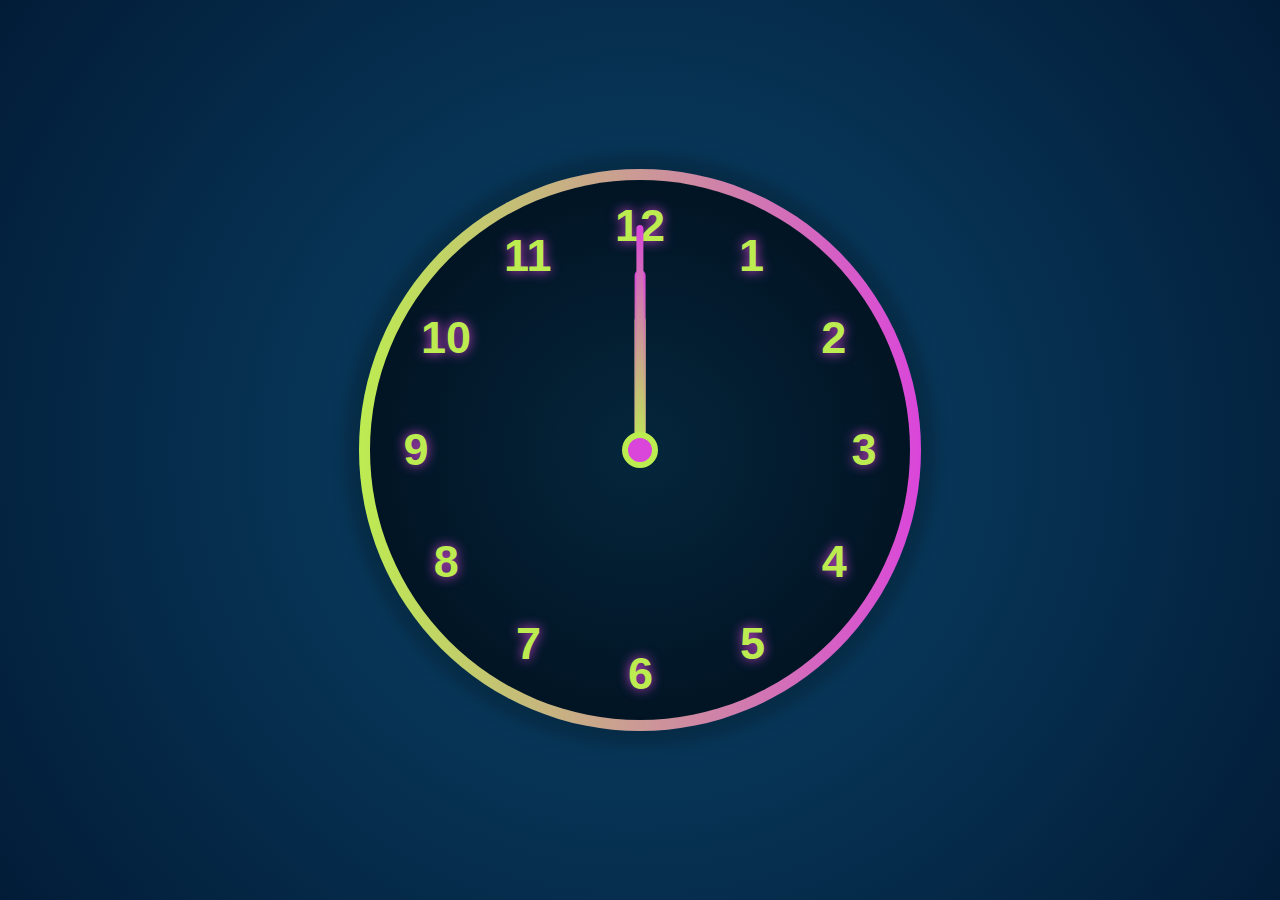
<file: Analog-Clock/index.html>
<!DOCTYPE html>
<html lang="en">
<head>
    <meta charset="UTF-8">
    <meta name="viewport" content="width=device-width, initial-scale=1.0">
    <title>Analog Clock Widget</title>
    <link href="style.css" rel="stylesheet">
</head>
<body>
    <div class="clock">
        <div class="number" style="--n:1"><b>1</b></div>
        <div class="number" style="--n:2"><b>2</b></div>
        <div class="number" style="--n:3"><b>3</b></div>
        <div class="number" style="--n:4"><b>4</b></div>
        <div class="number" style="--n:5"><b>5</b></div>
        <div class="number" style="--n:6"><b>6</b></div>
        <div class="number" style="--n:7"><b>7</b></div>
        <div class="number" style="--n:8"><b>8</b></div>
        <div class="number" style="--n:9"><b>9</b></div>
        <div class="number" style="--n:10"><b>10</b></div>
        <div class="number" style="--n:11"><b>11</b></div>
        <div class="number" style="--n:12"><b>12</b></div>
        <div class="hour-hand"  id="hour-hand"></div>
        <div class="minute-hand" id="minute-hand"></div>
        <div class="second-hand" id="second-hand"></div>
        <div class="center-dot"></div>

    
    </div>
    <script type="text/javascript" src="script.js"></script>

    
     
</body>
</html>
</file>
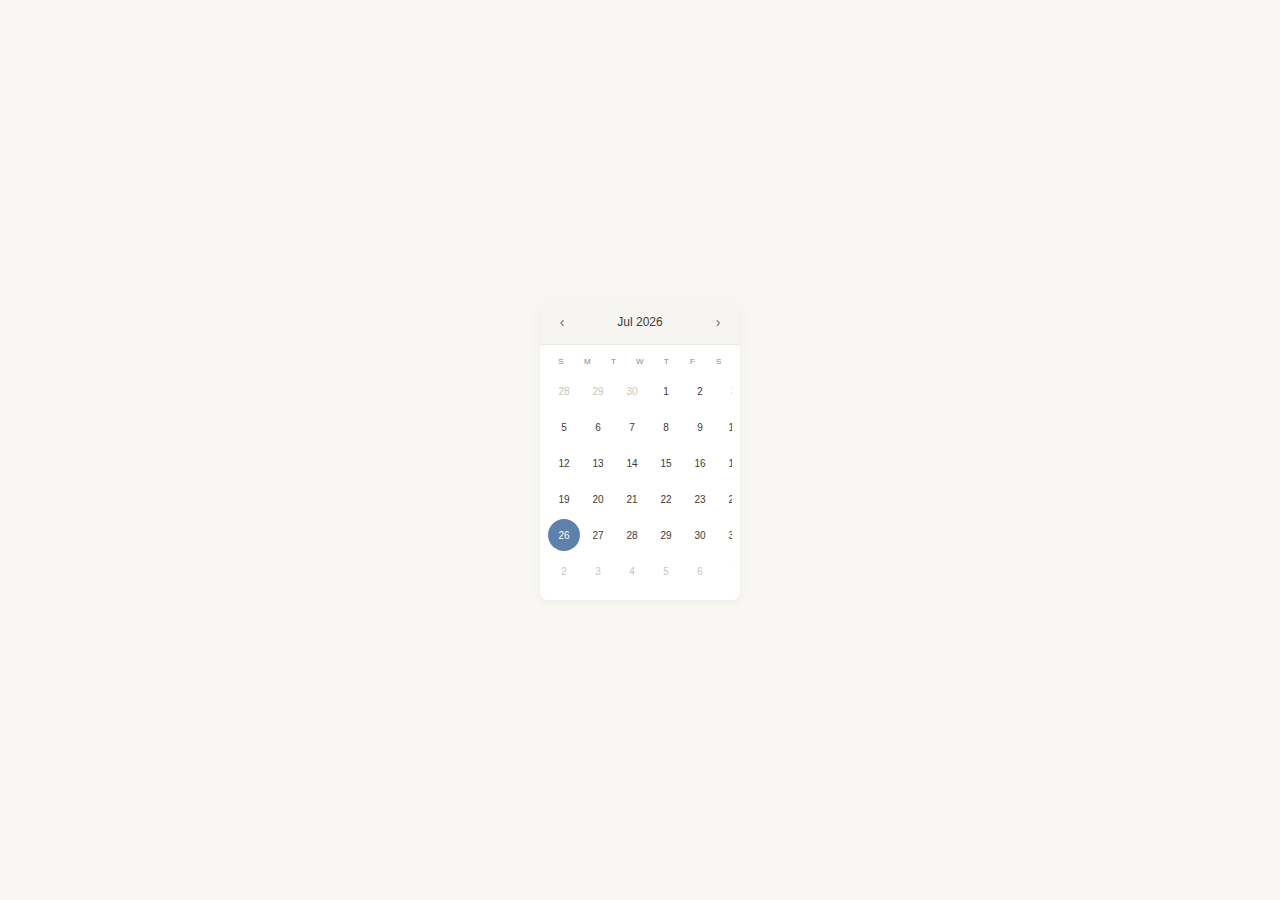
<file: calendar/index.html>
<!DOCTYPE html>
<html lang="en">
<head>
    <meta charset="UTF-8">
    <meta name="viewport" content="width=device-width, initial-scale=1.0">
    <title>Calendar Widget</title>
    <style>
        * {
            margin: 0;
            padding: 0;
            box-sizing: border-box;
            font-family: 'Avenir', 'Helvetica Neue', Helvetica, Arial, sans-serif;
        }

        body {
            display: flex;
            justify-content: center;
            align-items: center;
            min-height: 100vh;
            background-color: #f9f7f4;
            padding: 10px;
        }

        .notion-calendar {
            width: 200px;
            height: 300px;
            background-color: #fff;
            border-radius: 8px;
            box-shadow: 0 2px 10px rgba(0, 0, 0, 0.05);
            overflow: hidden;
            display: flex;
            flex-direction: column;
        }

        .calendar-header {
            padding: 10px;
            background-color: #f7f5f2;
            border-bottom: 1px solid #eae6e0;
            display: flex;
            justify-content: space-between;
            align-items: center;
        }

        .month-year {
            font-weight: 500;
            font-size: 12px;
            color: #3d3a35;
            white-space: nowrap;
            overflow: hidden;
            text-overflow: ellipsis;
            max-width: 80px;
        }

        .nav-buttons {
            display: flex;
            gap: 4px;
        }

        .nav-btn {
            width: 24px;
            height: 24px;
            border: none;
            background-color: transparent;
            cursor: pointer;
            border-radius: 3px;
            display: flex;
            align-items: center;
            justify-content: center;
            color: #6c6963;
            transition: background-color 0.2s;
            font-size: 14px;
            padding: 0;
        }

        .nav-btn:hover {
            background-color: #eae6e0;
        }

        .calendar-body {
            padding: 8px;
            flex: 1;
            overflow: hidden;
            display: flex;
            flex-direction: column;
        }

        .weekdays {
            display: grid;
            grid-template-columns: repeat(7, 1fr);
            text-align: center;
            margin-bottom: 4px;
        }

        .weekday {
            font-size: 8px;
            font-weight: 500;
            color: #8a857b;
            padding: 4px 0;
            text-transform: uppercase;
            letter-spacing: 0.3px;
        }

        .days {
            display: grid;
            grid-template-columns: repeat(7, 1fr);
            gap: 2px;
            flex: 1;
            overflow-y: auto;
            padding-bottom: 4px;
        }

        .day {
            aspect-ratio: 1;
            display: flex;
            align-items: center;
            justify-content: center;
            border-radius: 50%;
            font-size: 10px;
            color: #3d3a35;
            cursor: pointer;
            transition: all 0.2s;
            margin: 1px 0;
        }

        .day:hover {
            background-color: #f0ece6;
        }

        .day.today {
            background-color: #5e81ac;
            color: white;
            font-weight: 500;
        }

        .day.today:hover {
            background-color: #4c6a8c;
        }

        .day.other-month {
            color: #c9c4ba;
        }
    </style>
</head>
<body>
    <div class="notion-calendar">
        <div class="calendar-header">
            <button class="nav-btn" id="prev-month">‹</button>
            <div class="month-year" id="month-year">July 2023</div>
            <button class="nav-btn" id="next-month">›</button>
        </div>
        <div class="calendar-body">
            <div class="weekdays">
                <div class="weekday">S</div>
                <div class="weekday">M</div>
                <div class="weekday">T</div>
                <div class="weekday">W</div>
                <div class="weekday">T</div>
                <div class="weekday">F</div>
                <div class="weekday">S</div>
            </div>
            <div class="days" id="calendar-days">
                <!-- Days will be generated by JavaScript -->
            </div>
        </div>
    </div>

    <script>
        document.addEventListener('DOMContentLoaded', function() {
            const monthYearElement = document.getElementById('month-year');
            const calendarDaysElement = document.getElementById('calendar-days');
            const prevMonthButton = document.getElementById('prev-month');
            const nextMonthButton = document.getElementById('next-month');
            
            let currentDate = new Date();
            
            function renderCalendar(date) {
                const year = date.getFullYear();
                const month = date.getMonth();
                
                // Update month and year display
                const monthNames = ['Jan', 'Feb', 'Mar', 'Apr', 'May', 'Jun',
                                    'Jul', 'Aug', 'Sep', 'Oct', 'Nov', 'Dec'];
                monthYearElement.textContent = `${monthNames[month]} ${year}`;
                
                // Clear previous days
                calendarDaysElement.innerHTML = '';
                
                // Get first day of month and total days
                const firstDay = new Date(year, month, 1).getDay();
                const daysInMonth = new Date(year, month + 1, 0).getDate();
                
                // Get days from previous month
                const prevMonthDays = new Date(year, month, 0).getDate();
                
                // Add days from previous month
                for (let i = firstDay - 1; i >= 0; i--) {
                    const dayNum = prevMonthDays - i;
                    const dayElement = document.createElement('div');
                    dayElement.className = 'day other-month';
                    dayElement.textContent = dayNum;
                    calendarDaysElement.appendChild(dayElement);
                }
                
                // Add days from current month
                const today = new Date();
                for (let i = 1; i <= daysInMonth; i++) {
                    const dayElement = document.createElement('div');
                    dayElement.className = 'day';
                    dayElement.textContent = i;
                    dayElement.dataset.date = `${year}-${String(month + 1).padStart(2, '0')}-${String(i).padStart(2, '0')}`;
                    
                    // Check if this is today
                    if (year === today.getFullYear() && 
                        month === today.getMonth() && 
                        i === today.getDate()) {
                        dayElement.classList.add('today');
                    }
                    
                    dayElement.addEventListener('click', function() {
                        highlightSelectedDay(this);
                    });
                    
                    calendarDaysElement.appendChild(dayElement);
                }
                
                // Add days from next month to fill the grid
                const totalDaysDisplayed = firstDay + daysInMonth;
                const remainingCells = 42 - totalDaysDisplayed; // 6 rows of 7 days
                
                for (let i = 1; i <= remainingCells; i++) {
                    const dayElement = document.createElement('div');
                    dayElement.className = 'day other-month';
                    dayElement.textContent = i;
                    calendarDaysElement.appendChild(dayElement);
                }
            }
            
            function highlightSelectedDay(selectedDay) {
                // Remove highlight from all days
                document.querySelectorAll('.day').forEach(day => {
                    if (!day.classList.contains('today') && !day.classList.contains('other-month')) {
                        day.style.backgroundColor = '';
                    }
                });
                
                // Don't override today's special styling
                if (!selectedDay.classList.contains('today') && !selectedDay.classList.contains('other-month')) {
                    selectedDay.style.backgroundColor = '#e0dcd5';
                    selectedDay.style.color = '#3d3a35';
                }
            }
            
            // Initialize calendar
            renderCalendar(currentDate);
            
            // Event listeners for navigation
            prevMonthButton.addEventListener('click', function() {
                currentDate.setMonth(currentDate.getMonth() - 1);
                renderCalendar(currentDate);
            });
            
            nextMonthButton.addEventListener('click', function() {
                currentDate.setMonth(currentDate.getMonth() + 1);
                renderCalendar(currentDate);
            });
        });
    </script>
</body>
</html>
</file>
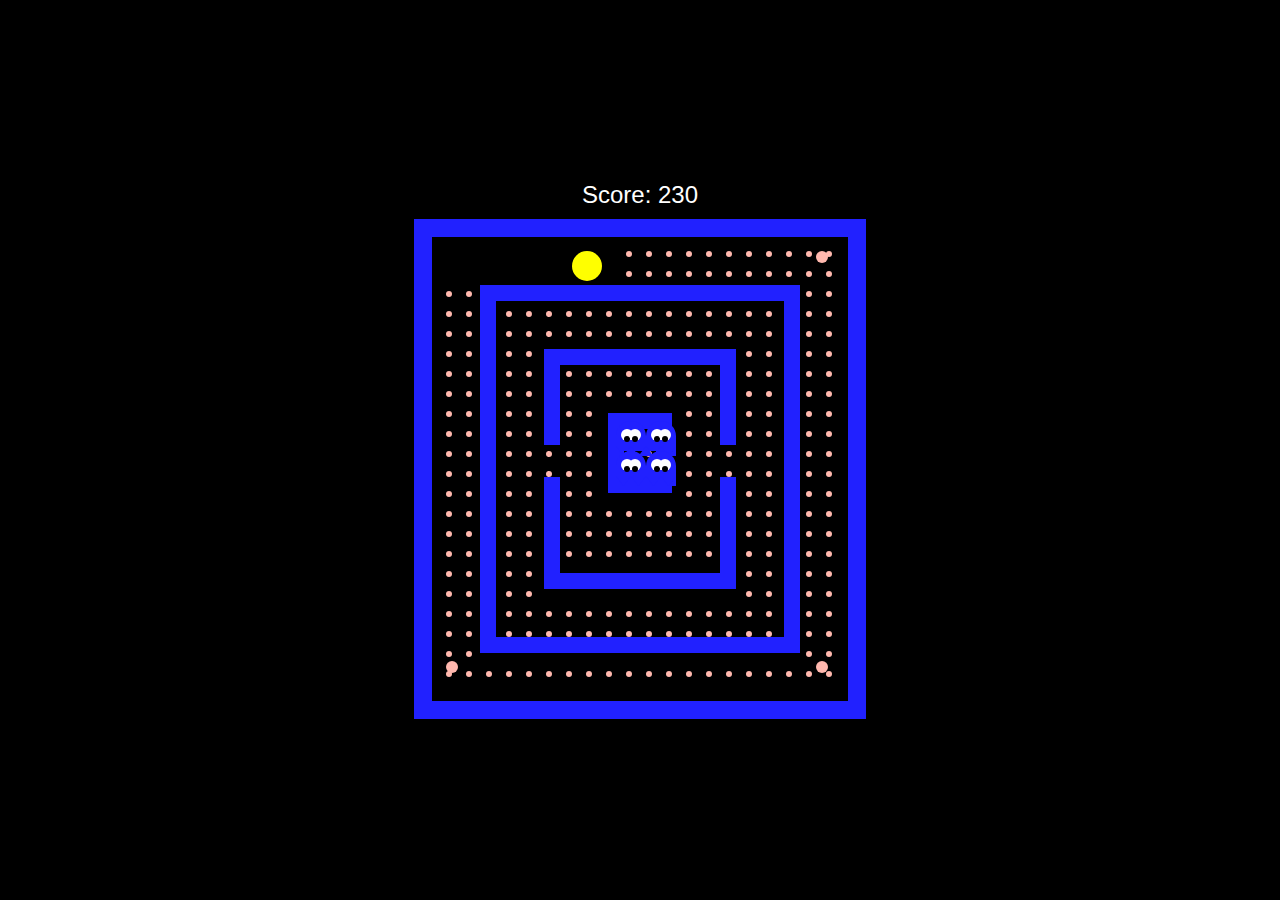
<file: pacman/index.html>
<!DOCTYPE html>
<html lang="en">
<head>
    <meta charset="UTF-8">
    <meta name="viewport" content="width=device-width, initial-scale=1.0">
    <title>Pac-Man Game</title>
    <style>
        body {
            display: flex;
            flex-direction: column;
            align-items: center;
            justify-content: center;
            height: 100vh;
            margin: 0;
            background-color: #000;
            font-family: Arial, sans-serif;
            overflow: hidden;
        }
        
        #game-container {
            position: relative;
            width: 448px;
            height: 496px;
            border: 2px solid #2121ff;
            background-color: #000;
        }
        
        #score-display {
            color: white;
            font-size: 24px;
            margin-bottom: 10px;
        }
        
        .wall {
            position: absolute;
            background-color: #2121ff;
        }
        
        .dot {
            position: absolute;
            width: 6px;
            height: 6px;
            background-color: #ffb8ae;
            border-radius: 50%;
        }
        
        .power-pellet {
            position: absolute;
            width: 12px;
            height: 12px;
            background-color: #ffb8ae;
            border-radius: 50%;
            animation: pulse 0.5s infinite alternate;
        }
        
        @keyframes pulse {
            from { transform: scale(0.8); }
            to { transform: scale(1.2); }
        }
        
        #pacman {
            position: absolute;
            width: 30px;
            height: 30px;
            background-color: #ffff00;
            border-radius: 50%;
            clip-path: polygon(0% 0%, 100% 0%, 100% 100%, 0% 100%);
            transition: transform 0.1s;
        }
        
        .ghost {
            position: absolute;
            width: 30px;
            height: 30px;
            border-radius: 50% 50% 0 0;
        }
        
        .ghost::after {
            content: "";
            position: absolute;
            bottom: -5px;
            left: 0;
            width: 100%;
            height: 10px;
            background-color: inherit;
            clip-path: polygon(0% 0%, 25% 100%, 50% 0%, 75% 100%, 100% 0%, 100% 100%, 0% 100%);
        }
        
        .ghost-eye {
            position: absolute;
            width: 12px;
            height: 12px;
            background-color: white;
            border-radius: 50%;
            top: 8px;
        }
        
        .ghost-pupil {
            position: absolute;
            width: 6px;
            height: 6px;
            background-color: black;
            border-radius: 50%;
            top: 3px;
        }
        
        #game-over {
            position: absolute;
            top: 50%;
            left: 50%;
            transform: translate(-50%, -50%);
            color: red;
            font-size: 48px;
            font-weight: bold;
            text-align: center;
            display: none;
            z-index: 100;
        }
        
        #restart-btn {
            padding: 10px 20px;
            font-size: 20px;
            background-color: #2121ff;
            color: white;
            border: none;
            border-radius: 5px;
            cursor: pointer;
            margin-top: 20px;
        }
    </style>
</head>
<body>
    <div id="score-display">Score: 0</div>
    <div id="game-container">
        <div id="pacman"></div>
        <div id="game-over">
            GAME OVER
            <br>
            <button id="restart-btn">Play Again</button>
        </div>
    </div>

    <script>
        // Game variables
        const gameContainer = document.getElementById('game-container');
        const pacman = document.getElementById('pacman');
        const scoreDisplay = document.getElementById('score-display');
        const gameOverScreen = document.getElementById('game-over');
        const restartBtn = document.getElementById('restart-btn');
        
        let score = 0;
        let pacmanX = 30;
        let pacmanY = 30;
        let pacmanDirection = 'right';
        let pacmanMouthOpen = true;
        let gameRunning = true;
        let dots = [];
        let powerPellets = [];
        let ghosts = [];
        let ghostSpeed = 1;
        let frightenedMode = false;
        let frightenedTimer = null;
        
        // Define maze walls
        const walls = [
            // Outer walls
            { x: 0, y: 0, width: 448, height: 16 },
            { x: 0, y: 480, width: 448, height: 16 },
            { x: 0, y: 0, width: 16, height: 496 },
            { x: 432, y: 0, width: 16, height: 496 },
            
            // Inner walls
            { x: 64, y: 64, width: 320, height: 16 },
            { x: 64, y: 416, width: 320, height: 16 },
            { x: 64, y: 64, width: 16, height: 352 },
            { x: 368, y: 64, width: 16, height: 352 },
            { x: 128, y: 128, width: 192, height: 16 },
            { x: 128, y: 352, width: 192, height: 16 },
            { x: 128, y: 128, width: 16, height: 96 },
            { x: 304, y: 128, width: 16, height: 96 },
            { x: 128, y: 256, width: 16, height: 96 },
            { x: 304, y: 256, width: 16, height: 96 },
            { x: 192, y: 192, width: 64, height: 16 },
            { x: 192, y: 256, width: 64, height: 16 },
            { x: 192, y: 192, width: 16, height: 64 },
            { x: 240, y: 192, width: 16, height: 64 },
        ];
        
        // Create walls
        walls.forEach(wall => {
            const wallElement = document.createElement('div');
            wallElement.className = 'wall';
            wallElement.style.left = wall.x + 'px';
            wallElement.style.top = wall.y + 'px';
            wallElement.style.width = wall.width + 'px';
            wallElement.style.height = wall.height + 'px';
            gameContainer.appendChild(wallElement);
        });
        
        // Create dots
        function createDots() {
            dots = [];
            
            // Create dots in a grid pattern, avoiding walls
            for (let x = 30; x < 420; x += 20) {
                for (let y = 30; y < 470; y += 20) {
                    // Skip if dot would be inside a wall
                    let inWall = false;
                    for (const wall of walls) {
                        if (
                            x >= wall.x - 5 && 
                            x <= wall.x + wall.width + 5 && 
                            y >= wall.y - 5 && 
                            y <= wall.y + wall.height + 5
                        ) {
                            inWall = true;
                            break;
                        }
                    }
                    
                    if (!inWall) {
                        const dot = document.createElement('div');
                        dot.className = 'dot';
                        dot.style.left = x + 'px';
                        dot.style.top = y + 'px';
                        gameContainer.appendChild(dot);
                        dots.push({
                            element: dot,
                            x: x,
                            y: y,
                            collected: false
                        });
                    }
                }
            }
            
            // Create power pellets
            const pelletPositions = [
                { x: 30, y: 30 },
                { x: 400, y: 30 },
                { x: 30, y: 440 },
                { x: 400, y: 440 }
            ];
            
            powerPellets = [];
            pelletPositions.forEach(pos => {
                const pellet = document.createElement('div');
                pellet.className = 'power-pellet';
                pellet.style.left = pos.x + 'px';
                pellet.style.top = pos.y + 'px';
                gameContainer.appendChild(pellet);
                powerPellets.push({
                    element: pellet,
                    x: pos.x,
                    y: pos.y,
                    collected: false
                });
            });
        }
        
        // Create ghosts
        function createGhosts() {
            ghosts = [];
            const ghostColors = ['#ff0000', '#ffb8ff', '#00ffff', '#ffb852'];
            const ghostStartPositions = [
                { x: 200, y: 200 },
                { x: 230, y: 200 },
                { x: 200, y: 230 },
                { x: 230, y: 230 }
            ];
            
            for (let i = 0; i < 4; i++) {
                const ghost = document.createElement('div');
                ghost.className = 'ghost';
                ghost.style.backgroundColor = ghostColors[i];
                ghost.style.left = ghostStartPositions[i].x + 'px';
                ghost.style.top = ghostStartPositions[i].y + 'px';
                gameContainer.appendChild(ghost);
                
                // Add eyes
                const eye1 = document.createElement('div');
                eye1.className = 'ghost-eye';
                eye1.style.left = '5px';
                ghost.appendChild(eye1);
                
                const pupil1 = document.createElement('div');
                pupil1.className = 'ghost-pupil';
                pupil1.style.left = '3px';
                eye1.appendChild(pupil1);
                
                const eye2 = document.createElement('div');
                eye2.className = 'ghost-eye';
                eye2.style.left = '13px';
                ghost.appendChild(eye2);
                
                const pupil2 = document.createElement('div');
                pupil2.className = 'ghost-pupil';
                pupil2.style.left = '3px';
                eye2.appendChild(pupil2);
                
                ghosts.push({
                    element: ghost,
                    x: ghostStartPositions[i].x,
                    y: ghostStartPositions[i].y,
                    direction: ['up', 'down', 'left', 'right'][Math.floor(Math.random() * 4)],
                    color: ghostColors[i]
                });
            }
        }
        
        // Check collision with walls
        function canMove(x, y) {
            for (const wall of walls) {
                if (
                    x + 30 > wall.x && 
                    x < wall.x + wall.width && 
                    y + 30 > wall.y && 
                    y < wall.y + wall.height
                ) {
                    return false;
                }
            }
            return true;
        }
        
        // Update Pac-Man position
        function updatePacman() {
            if (!gameRunning) return;
            
            // Move Pac-Man based on direction
            let newX = pacmanX;
            let newY = pacmanY;
            
            switch (pacmanDirection) {
                case 'up':
                    newY -= 3;
                    pacman.style.transform = 'rotate(270deg)';
                    break;
                case 'down':
                    newY += 3;
                    pacman.style.transform = 'rotate(90deg)';
                    break;
                case 'left':
                    newX -= 3;
                    pacman.style.transform = 'rotate(180deg)';
                    break;
                case 'right':
                    newX += 3;
                    pacman.style.transform = 'rotate(0deg)';
                    break;
            }
            
            // Check if new position is valid
            if (canMove(newX, newY)) {
                pacmanX = newX;
                pacmanY = newY;
            }
            
            // Update Pac-Man position
            pacman.style.left = pacmanX + 'px';
            pacman.style.top = pacmanY + 'px';
            
            // Animate Pac-Man mouth
            pacmanMouthOpen = !pacmanMouthOpen;
            if (pacmanMouthOpen) {
                pacman.style.clipPath = 'polygon(0% 0%, 100% 0%, 100% 100%, 0% 100%)';
            } else {
                switch (pacmanDirection) {
                    case 'up':
                        pacman.style.clipPath = 'polygon(0% 100%, 100% 100%, 50% 50%)';
                        break;
                    case 'down':
                        pacman.style.clipPath = 'polygon(0% 0%, 100% 0%, 50% 50%)';
                        break;
                    case 'left':
                        pacman.style.clipPath = 'polygon(100% 0%, 100% 100%, 50% 50%)';
                        break;
                    case 'right':
                        pacman.style.clipPath = 'polygon(0% 0%, 0% 100%, 50% 50%)';
                        break;
                }
            }
            
            // Check for dot collection
            for (let i = 0; i < dots.length; i++) {
                if (!dots[i].collected && 
                    Math.abs(pacmanX + 15 - dots[i].x) < 20 && 
                    Math.abs(pacmanY + 15 - dots[i].y) < 20) {
                    dots[i].element.style.display = 'none';
                    dots[i].collected = true;
                    score += 10;
                    scoreDisplay.textContent = 'Score: ' + score;
                }
            }
            
            // Check for power pellet collection
            for (let i = 0; i < powerPellets.length; i++) {
                if (!powerPellets[i].collected && 
                    Math.abs(pacmanX + 15 - powerPellets[i].x) < 20 && 
                    Math.abs(pacmanY + 15 - powerPellets[i].y) < 20) {
                    powerPellets[i].element.style.display = 'none';
                    powerPellets[i].collected = true;
                    score += 50;
                    scoreDisplay.textContent = 'Score: ' + score;
                    
                    // Activate frightened mode
                    activateFrightenedMode();
                }
            }
            
            // Check for ghost collision
            checkGhostCollision();
        }
        
        // Activate frightened mode
        function activateFrightenedMode() {
            frightenedMode = true;
            
            // Change ghost appearance
            ghosts.forEach(ghost => {
                ghost.element.style.backgroundColor = '#2121ff';
                const pupils = ghost.element.querySelectorAll('.ghost-pupil');
                pupils.forEach(pupil => {
                    pupil.style.top = '7px';
                });
            });
            
            // Clear any existing timer
            if (frightenedTimer) {
                clearTimeout(frightenedTimer);
            }
            
            // Set timer to end frightened mode
            frightenedTimer = setTimeout(() => {
                frightenedMode = false;
                ghosts.forEach(ghost => {
                    ghost.element.style.backgroundColor = ghost.color;
                    const pupils = ghost.element.querySelectorAll('.ghost-pupil');
                    pupils.forEach(pupil => {
                        pupil.style.top = '3px';
                    });
                });
            }, 10000);
        }
        
        // Check for ghost collision
        function checkGhostCollision() {
            for (let i = 0; i < ghosts.length; i++) {
                const ghost = ghosts[i];
                if (
                    Math.abs(pacmanX + 15 - (ghost.x + 15)) < 25 && 
                    Math.abs(pacmanY + 15 - (ghost.y + 15)) < 25
                ) {
                    if (frightenedMode) {
                        // Eat ghost
                        ghost.x = 200;
                        ghost.y = 200;
                        ghost.element.style.left = ghost.x + 'px';
                        ghost.element.style.top = ghost.y + 'px';
                        score += 200;
                        scoreDisplay.textContent = 'Score: ' + score;
                    } else {
                        // Game over
                        gameOver();
                        return;
                    }
                }
            }
        }
        
        // Update ghost positions
        function updateGhosts() {
            if (!gameRunning) return;
            
            ghosts.forEach(ghost => {
                // Occasionally change direction randomly
                if (Math.random() < 0.02) {
                    ghost.direction = ['up', 'down', 'left', 'right'][Math.floor(Math.random() * 4)];
                }
                
                // Try to move toward Pac-Man (if not in frightened mode)
                if (!frightenedMode && Math.random() < 0.1) {
                    if (pacmanX < ghost.x) ghost.direction = 'left';
                    else if (pacmanX > ghost.x) ghost.direction = 'right';
                    if (pacmanY < ghost.y) ghost.direction = 'up';
                    else if (pacmanY > ghost.y) ghost.direction = 'down';
                }
                
                // Move away from Pac-Man (if in frightened mode)
                if (frightenedMode && Math.random() < 0.1) {
                    if (pacmanX < ghost.x) ghost.direction = 'right';
                    else if (pacmanX > ghost.x) ghost.direction = 'left';
                    if (pacmanY < ghost.y) ghost.direction = 'down';
                    else if (pacmanY > ghost.y) ghost.direction = 'up';
                }
                
                // Move ghost
                let newX = ghost.x;
                let newY = ghost.y;
                
                switch (ghost.direction) {
                    case 'up':
                        newY -= ghostSpeed;
                        break;
                    case 'down':
                        newY += ghostSpeed;
                        break;
                    case 'left':
                        newX -= ghostSpeed;
                        break;
                    case 'right':
                        newX += ghostSpeed;
                        break;
                }
                
                // Check if new position is valid
                if (canMove(newX, newY)) {
                    ghost.x = newX;
                    ghost.y = newY;
                } else {
                    // Change direction if hit a wall
                    ghost.direction = ['up', 'down', 'left', 'right'][Math.floor(Math.random() * 4)];
                }
                
                // Update ghost position
                ghost.element.style.left = ghost.x + 'px';
                ghost.element.style.top = ghost.y + 'px';
            });
        }
        
        // Game over
        function gameOver() {
            gameRunning = false;
            gameOverScreen.style.display = 'block';
            
            // Clear any existing frightened timer
            if (frightenedTimer) {
                clearTimeout(frightenedTimer);
            }
        }
        
        // Restart game
        function restartGame() {
            // Reset game state
            score = 0;
            scoreDisplay.textContent = 'Score: 0';
            pacmanX = 30;
            pacmanY = 30;
            pacmanDirection = 'right';
            pacman.style.left = pacmanX + 'px';
            pacman.style.top = pacmanY + 'px';
            pacman.style.transform = 'rotate(0deg)';
            pacman.style.clipPath = 'polygon(0% 0%, 100% 0%, 100% 100%, 0% 100%)';
            
            // Remove all dots and power pellets
            document.querySelectorAll('.dot, .power-pellet').forEach(el => el.remove());
            
            // Remove all ghosts
            document.querySelectorAll('.ghost').forEach(el => el.remove());
            
            // Clear any existing frightened timer
            if (frightenedTimer) {
                clearTimeout(frightenedTimer);
                frightenedTimer = null;
            }
            
            frightenedMode = false;
            gameRunning = true;
            gameOverScreen.style.display = 'none';
            
            // Recreate game elements
            createDots();
            createGhosts();
        }
        
        // Handle keyboard input
        document.addEventListener('keydown', (e) => {
            if (!gameRunning) return;
            
            switch (e.key) {
                case 'ArrowUp':
                    pacmanDirection = 'up';
                    break;
                case 'ArrowDown':
                    pacmanDirection = 'down';
                    break;
                case 'ArrowLeft':
                    pacmanDirection = 'left';
                    break;
                case 'ArrowRight':
                    pacmanDirection = 'right';
                    break;
            }
        });
        
        // Game loop
        function gameLoop() {
            updatePacman();
            updateGhosts();
            requestAnimationFrame(gameLoop);
        }
        
        // Initialize game
        function initGame() {
            createDots();
            createGhosts();
            gameLoop();
        }
        
        // Event listener for restart button
        restartBtn.addEventListener('click', restartGame);
        
        // Start the game
        initGame();
    </script>
</body>
</html>
</file>
<file: Analog-Clock/style.css>
:root {
    --color-1: rgb(189, 236, 81); /* #00d9ff */
    --color-2: rgb(218, 70, 218); /* #ee00ff */
}

* {
    margin: 0;
    padding: 0;
    box-sizing: border-box;
    font-family: 'Segoe UI', Tahoma, Geneva, Verdana, sans-serif;
}


body {
    display: flex;
    justify-content: center;
    align-items: center;
    height: 100vh;
    background: radial-gradient(circle, #0b456b, #021c37);
}

.clock {
    width: 60vmin;
    height: 60vmin;
    position: relative;
    border-radius: 50%;
    display: flex;
    justify-content: center;
    align-items: center;
    background: radial-gradient(circle, #05263c, #000d1a);

}

.clock::before {
    content: "";
    width: calc(60vmin + 2.5vmin);
    height: calc(60vmin + 2.5vmin);
    position: absolute;
    border-radius: 50%;
    background: linear-gradient(to right, var(--color-1), var(--color-2));
    box-shadow: 0 0 15px 15px rgba(0, 0, 0, 0.2);
    z-index: -1;
}


.number {
    transform: rotate(calc(30deg * var(--n)));
    position: absolute;
    text-align: center;
    inset: 20px;
    /* font-size: 5vw; */
    font-size: 5vmin;
    color: var(--color-1);
    text-shadow: 0 0 12px var(--color-2);
}

/* @media (max-width: 768px) {
.number {
    font-size: 5vw;
}
}

@media (max-width: 480px) {
    .number {
        font-size: 5vw;
    }
} */

.number b {
    transform: rotate(calc(-30deg * var(--n)));
    display: inline-block;
}

.center-dot {
    position:absolute;
    width: 4vmin;
    height: 4vmin;
    background-color: var(--color-2);
    border: 0.7vmin solid var(--color-1);
    border-radius: 50%;
}

@media (max-width: 768px) {
    .center-dot {
        width: 5vmin;
        height: 5vmin;
        border: 0.8vmin solid var(--color-1); /* Slightly bigger dot and border on smaller screens */
    }
}

@media (max-width: 480px) {
    .center-dot {
        width: 6vmin;
        height: 6vmin;
        border: 1vmin solid var(--color-1); /* Larger size for very small screens */
    }
}

.hour-hand, .minute-hand, .second-hand {
    --rotate: 0;
    position: absolute;
    left: 50%;
    bottom: 50%;
    transform: translate(-50%) rotate(calc(var(--rotate) * 1deg));
    transform-origin: bottom;
    border-radius: 30px 30px 0 0;
}

.hour-hand {
    width: 1.2vmin;
    height: 15vmin;
    background: linear-gradient(var(--color-1), var(--color-2));
}

.minute-hand {
    width: 1.2vmin;
    height: 20vmin;
    background: linear-gradient(to top, var(--color-1), var(--color-2));
}

.second-hand {
    width: 0.8vmin;
    height: 25vmin;
    background: linear-gradient(to top, var(--color-1), var(--color-2));
}

@media (max-width: 768px) {
    .hour-hand {
        width: 1.5vmin;
        height: 15vmin;
    }
    .minute-hand {
        width: 1.5vmin;
        height: 20vmin;
    }
    .second-hand {
        width: 1vmin;
        height: 25vmin;
    }
}

@media (max-width: 480px) {
    .hour-hand {
        width: 1.8vmin;
        height: 15vmin;
    }
    .minute-hand {
        width: 1.8vmin;
        height: 20vmin;
    }
    .second-hand {
        width: 1.2vmin;
        height: 25vmin;
    }
}
</file>
